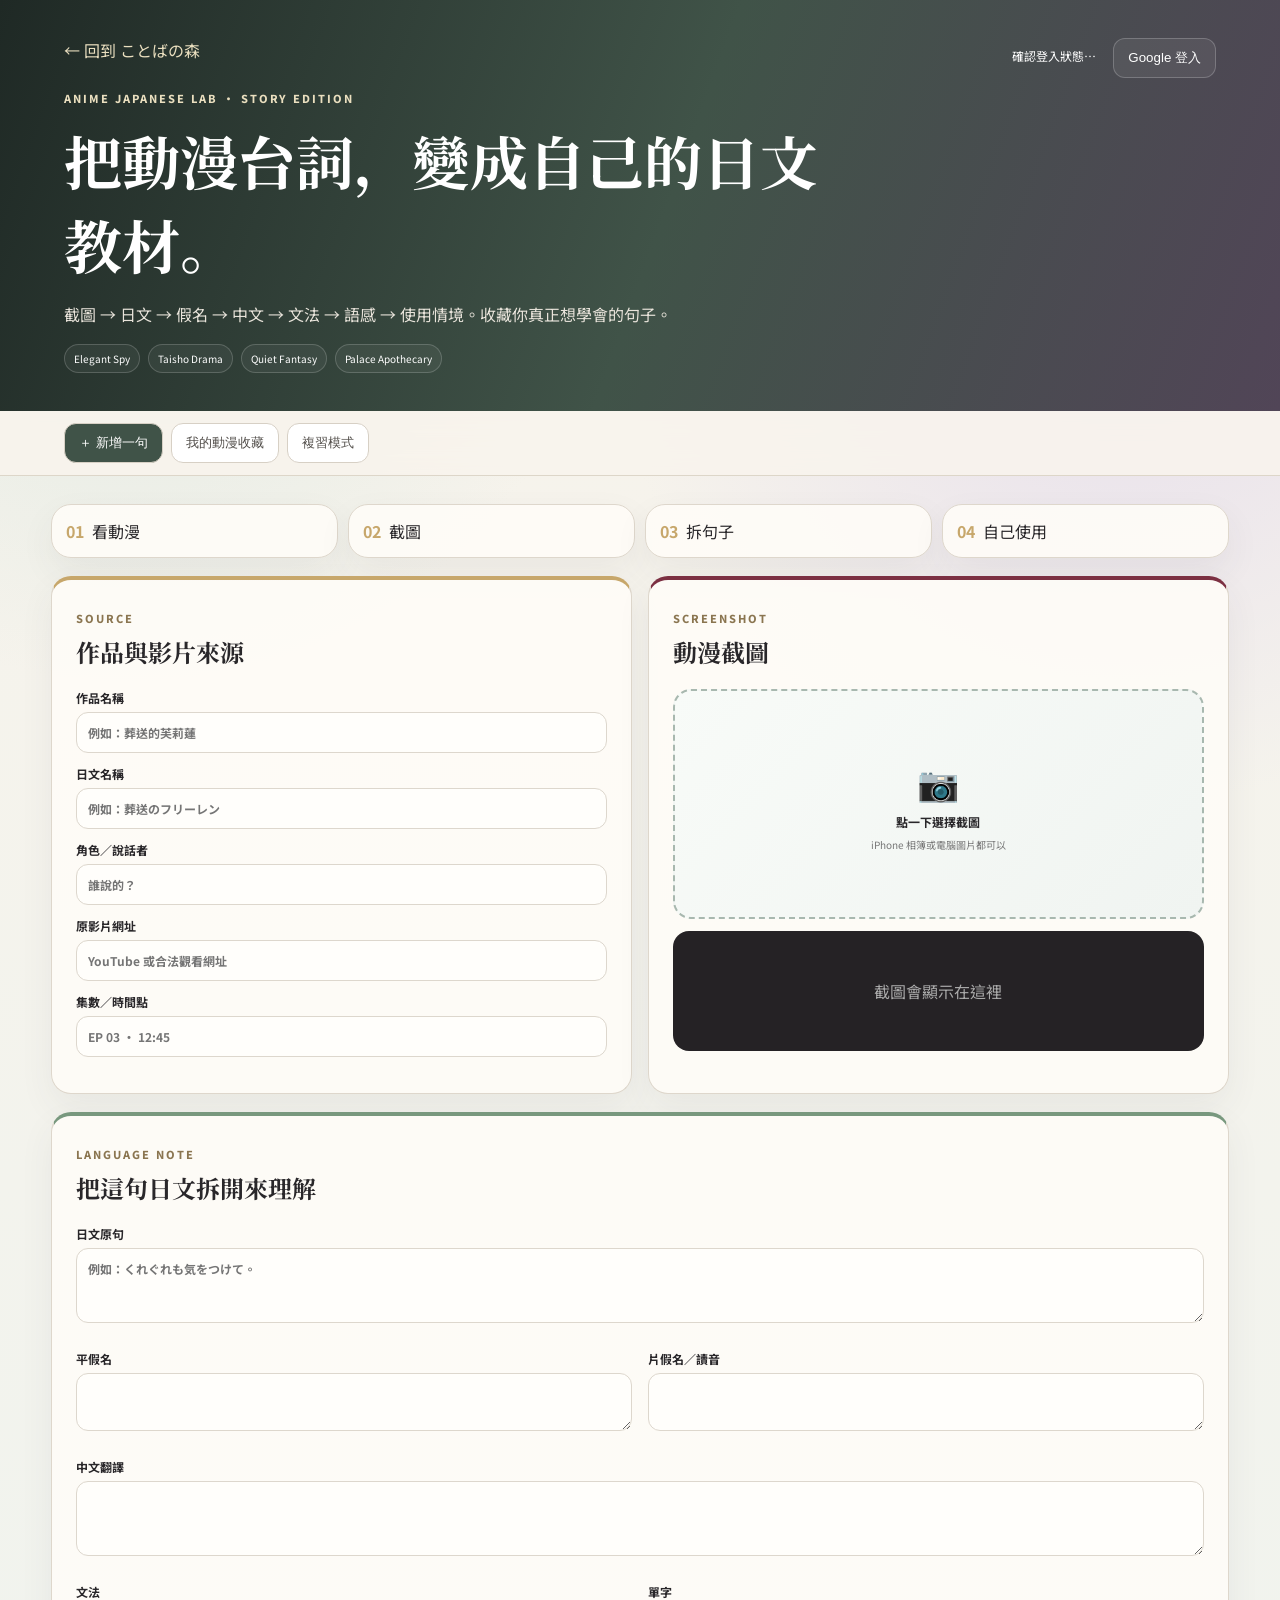
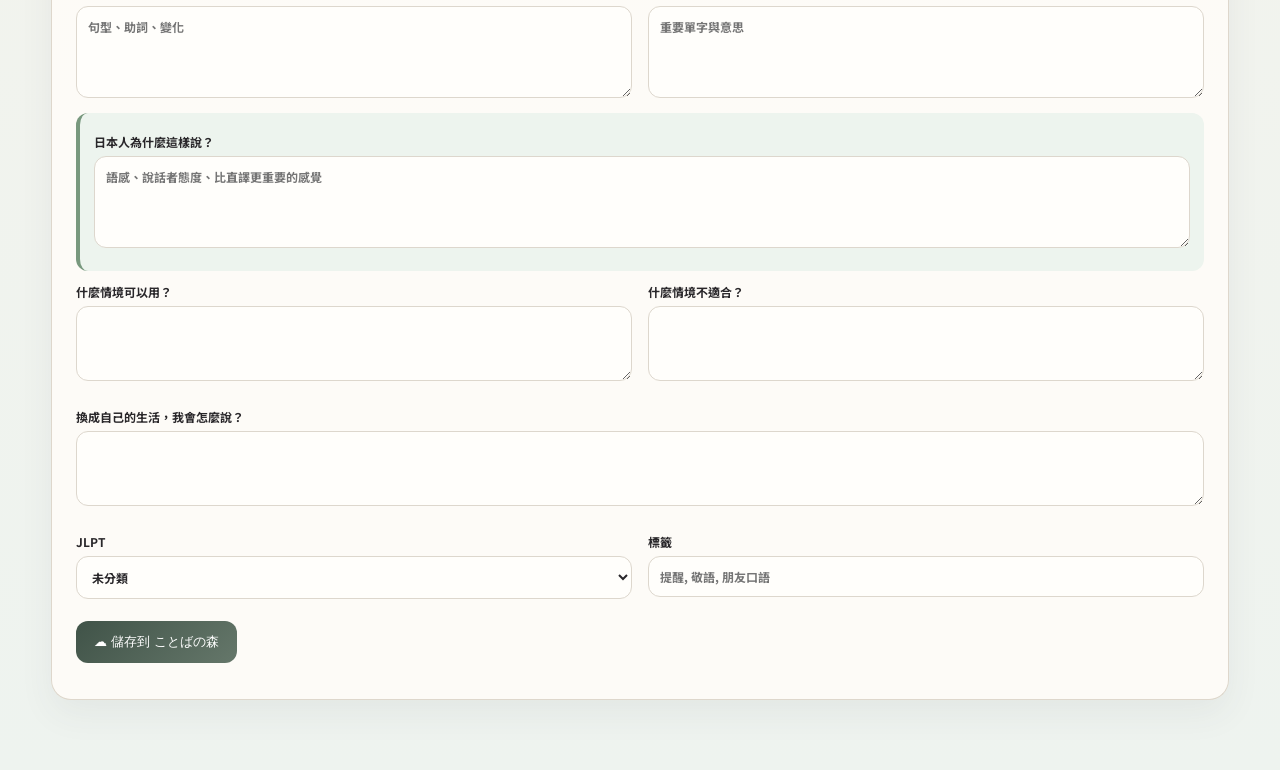
<file: anime-lab.html>
<!DOCTYPE html>
<html lang="zh-Hant">
<head>
<meta charset="UTF-8"><meta name="viewport" content="width=device-width,initial-scale=1">
<meta name="theme-color" content="#405348"><title>Anime Japanese Lab｜ことばの森</title>
<link rel="preconnect" href="https://fonts.googleapis.com"><link rel="preconnect" href="https://fonts.gstatic.com" crossorigin>
<link href="https://fonts.googleapis.com/css2?family=Noto+Sans+JP:wght@400;500;700;900&family=Noto+Sans+TC:wght@400;500;700;900&family=Noto+Serif+JP:wght@600;800&display=swap" rel="stylesheet">
<link rel="stylesheet" href="anime-lab.css">
</head><body>
<header class="hero"><div><a class="back" href="index.html#anime">← 回到 ことばの森</a><span class="eyebrow">ANIME JAPANESE LAB · STORY EDITION</span><h1>把動漫台詞，變成自己的日文教材。</h1><p>截圖 → 日文 → 假名 → 中文 → 文法 → 語感 → 使用情境。收藏你真正想學會的句子。</p><div class="moods"><span>Elegant Spy</span><span>Taisho Drama</span><span>Quiet Fantasy</span><span>Palace Apothecary</span></div></div><div class="account"><span id="status">確認登入狀態…</span><button id="login">Google 登入</button><button id="logout" hidden>登出</button></div></header>
<nav class="tabs"><button class="active" data-tab="capture">＋ 新增一句</button><button data-tab="library">我的動漫收藏</button><button data-tab="review">複習模式</button></nav>
<main>
<section id="capture" class="page active"><div class="steps"><div><b>01</b>看動漫</div><div><b>02</b>截圖</div><div><b>03</b>拆句子</div><div><b>04</b>自己使用</div></div>
<div class="grid"><section class="panel source"><span class="kicker">SOURCE</span><h2>作品與影片來源</h2><label>作品名稱<input id="titleZh" placeholder="例如：葬送的芙莉蓮"></label><label>日文名稱<input id="titleJa" placeholder="例如：葬送のフリーレン"></label><label>角色／說話者<input id="character" placeholder="誰說的？"></label><label>原影片網址<input id="videoUrl" type="url" placeholder="YouTube 或合法觀看網址"></label><label>集數／時間點<input id="episode" placeholder="EP 03 · 12:45"></label></section>
<section class="panel"><span class="kicker">SCREENSHOT</span><h2>動漫截圖</h2><label class="drop"><input id="imageInput" type="file" accept="image/*"><span>📷</span><b>點一下選擇截圖</b><small>iPhone 相簿或電腦圖片都可以</small></label><div id="preview" class="preview"><span>截圖會顯示在這裡</span></div></section></div>
<section class="panel editor"><span class="kicker">LANGUAGE NOTE</span><h2>把這句日文拆開來理解</h2><label>日文原句<textarea id="jp" rows="3" placeholder="例如：くれぐれも気をつけて。"></textarea></label><div class="two"><label>平假名<textarea id="hira" rows="2"></textarea></label><label>片假名／讀音<textarea id="kata" rows="2"></textarea></label></div><label>中文翻譯<textarea id="zh" rows="3"></textarea></label><div class="two"><label>文法<textarea id="grammar" rows="4" placeholder="句型、助詞、變化"></textarea></label><label>單字<textarea id="vocab" rows="4" placeholder="重要單字與意思"></textarea></label></div><div class="note"><label>日本人為什麼這樣說？<textarea id="nuance" rows="4" placeholder="語感、說話者態度、比直譯更重要的感覺"></textarea></label></div><div class="two"><label>什麼情境可以用？<textarea id="usage" rows="3"></textarea></label><label>什麼情境不適合？<textarea id="avoid" rows="3"></textarea></label></div><label>換成自己的生活，我會怎麼說？<textarea id="mine" rows="3"></textarea></label><div class="two"><label>JLPT<select id="level"><option>未分類</option><option>N5</option><option>N4</option><option>N3</option><option>N2</option><option>N1</option></select></label><label>標籤<input id="tags" placeholder="提醒, 敬語, 朋友口語"></label></div><button id="save" class="primary">☁ 儲存到 ことばの森</button><p id="saveMsg" class="msg"></p></section></section>
<section id="library" class="page"><div class="heading"><div><span class="kicker">COLLECTION</span><h2>我的動漫日文收藏</h2></div><input id="search" placeholder="搜尋作品、角色、日文或中文…"></div><div id="cards" class="cards"></div></section>
<section id="review" class="page"><div class="review"><span class="kicker">QUICK REVIEW</span><h2>先想意思，再翻牌</h2><div id="reviewCard" class="reviewCard"><small id="rSeries"></small><h3 id="rJp">收藏句子後開始複習</h3><p id="rHira"></p><div id="answer" hidden><strong id="rZh"></strong><p id="rUsage"></p></div></div><div class="actions"><button id="flip">顯示答案</button><button id="next" class="primary">下一句</button></div></div></section>
</main><script type="module" src="anime-lab.js"></script></body></html>
</file>
<file: anime-lab.css>
:root{--green:#405348;--gold:#c7a76b;--wine:#7c3042;--jade:#78987e;--lilac:#b6a8c9;--paper:#f6f0e6;--ink:#29272a;--line:#ddd6c9}*{box-sizing:border-box}body{margin:0;color:var(--ink);font-family:'Noto Sans TC','Noto Sans JP',sans-serif;background:radial-gradient(circle at 10% 8%,#dfe9e2 0,transparent 20%),radial-gradient(circle at 88% 12%,#e6deec 0,transparent 22%),linear-gradient(#f8f3eb,#eef3ef);min-height:100vh}.hero{padding:38px max(5vw,24px);background:linear-gradient(110deg,#1f2925,#405348 52%,#514557);color:white;display:flex;justify-content:space-between;gap:24px}.back{display:block;color:#eadfbf;text-decoration:none;margin-bottom:22px}.eyebrow,.kicker{font-size:11px;letter-spacing:.18em;font-weight:800;color:#8a7550}.hero .eyebrow{color:#eadfbf}.hero h1{font-family:'Noto Serif JP',serif;font-size:clamp(32px,5vw,58px);max-width:780px;margin:10px 0}.hero p{color:#e9e4db;max-width:760px}.moods{display:flex;gap:8px;flex-wrap:wrap;margin-top:18px}.moods span{font-size:10px;border:1px solid #ffffff2d;padding:6px 9px;border-radius:99px;background:#ffffff0d}.account{display:flex;gap:8px;align-items:flex-start;flex-wrap:wrap}.account span{font-size:12px;padding:9px}.account button,.tabs button,.actions button{border:1px solid #ffffff35;background:#ffffff10;color:inherit;border-radius:12px;padding:10px 14px;cursor:pointer}.tabs{position:sticky;top:0;z-index:5;display:flex;gap:8px;padding:12px 5vw;background:#f8f4eddd;backdrop-filter:blur(12px);border-bottom:1px solid var(--line)}.tabs button{color:#514d49;border-color:#d7d0c5;background:#fff}.tabs button.active{background:var(--green);color:#fff}main{width:min(1180px,92vw);margin:28px auto 70px}.page{display:none}.page.active{display:block}.steps{display:grid;grid-template-columns:repeat(4,1fr);gap:10px;margin-bottom:18px}.steps div,.panel,.review{background:#fffdf9dd;border:1px solid #ded7cc;border-radius:20px;box-shadow:0 14px 35px #413a4810}.steps div{padding:14px}.steps b{color:var(--gold);margin-right:8px}.grid,.two{display:grid;grid-template-columns:1fr 1fr;gap:16px}.panel{padding:24px;margin-bottom:18px;position:relative}.panel h2,.heading h2,.review h2{font-family:'Noto Serif JP',serif;margin:6px 0 20px}.source{border-top:4px solid var(--gold)}.grid>.panel:nth-child(2){border-top:4px solid var(--wine)}.editor{border-top:4px solid var(--jade)}label{display:block;font-size:12px;font-weight:700;margin:12px 0}input,textarea,select{width:100%;margin-top:6px;border:1px solid #ddd7cd;border-radius:12px;padding:11px;background:#fffefb;font:inherit;color:inherit}textarea{resize:vertical}.drop{min-height:230px;border:2px dashed #a8b8af;border-radius:18px;background:linear-gradient(135deg,#f8fbf8,#f0f4f1);display:grid;place-items:center;align-content:center;gap:7px;text-align:center;cursor:pointer}.drop input{display:none}.drop span{font-size:34px}.drop small{font-weight:400;color:#777}.preview{margin-top:12px;min-height:120px;border-radius:16px;background:#252225;color:#aaa;display:grid;place-items:center;overflow:hidden}.preview img{width:100%;max-height:420px;object-fit:contain}.note{padding:8px 14px;background:#edf4ee;border-left:4px solid var(--jade);border-radius:12px}.primary{border:0!important;background:linear-gradient(135deg,var(--green),#65776a)!important;color:#fff!important;border-radius:12px;padding:12px 18px;cursor:pointer}.editor>.primary{margin-top:10px}.msg{font-size:12px;color:#647267}.heading{display:flex;justify-content:space-between;gap:20px;align-items:end}.heading input{max-width:360px}.cards{display:grid;grid-template-columns:repeat(3,1fr);gap:15px}.card{background:#fffdf9;border:1px solid #ded7cc;border-radius:18px;padding:15px;box-shadow:inset 0 3px var(--lilac)}.card img{width:100%;aspect-ratio:16/9;object-fit:cover;border-radius:12px;background:#222}.card small{color:#7a746c}.card h3{font-family:'Noto Serif JP',serif;margin:12px 0 4px}.card .zh{font-weight:700}.card .tags{font-size:11px;color:#68796d}.review{padding:32px;max-width:760px;margin:auto;text-align:center}.reviewCard{min-height:330px;margin:24px 0;padding:42px 24px;border-radius:20px;background:radial-gradient(circle at 20% 10%,#dcebed,transparent 35%),linear-gradient(135deg,#fafbf7,#f4eee5);display:flex;flex-direction:column;justify-content:center}.reviewCard h3{font-family:'Noto Serif JP',serif;font-size:30px}.actions{display:flex;justify-content:center;gap:10px}.actions button{color:#514d49;border-color:#d7d0c5;background:#fff}@media(max-width:800px){.hero{flex-direction:column}.grid,.two{grid-template-columns:1fr}.cards{grid-template-columns:1fr 1fr}.steps{grid-template-columns:1fr 1fr}}@media(max-width:520px){.cards{grid-template-columns:1fr}.heading{display:block}.tabs{overflow:auto}.tabs button{white-space:nowrap}.hero{padding:28px 20px}.hero h1{font-size:36px}main{width:94vw}}
</file>
